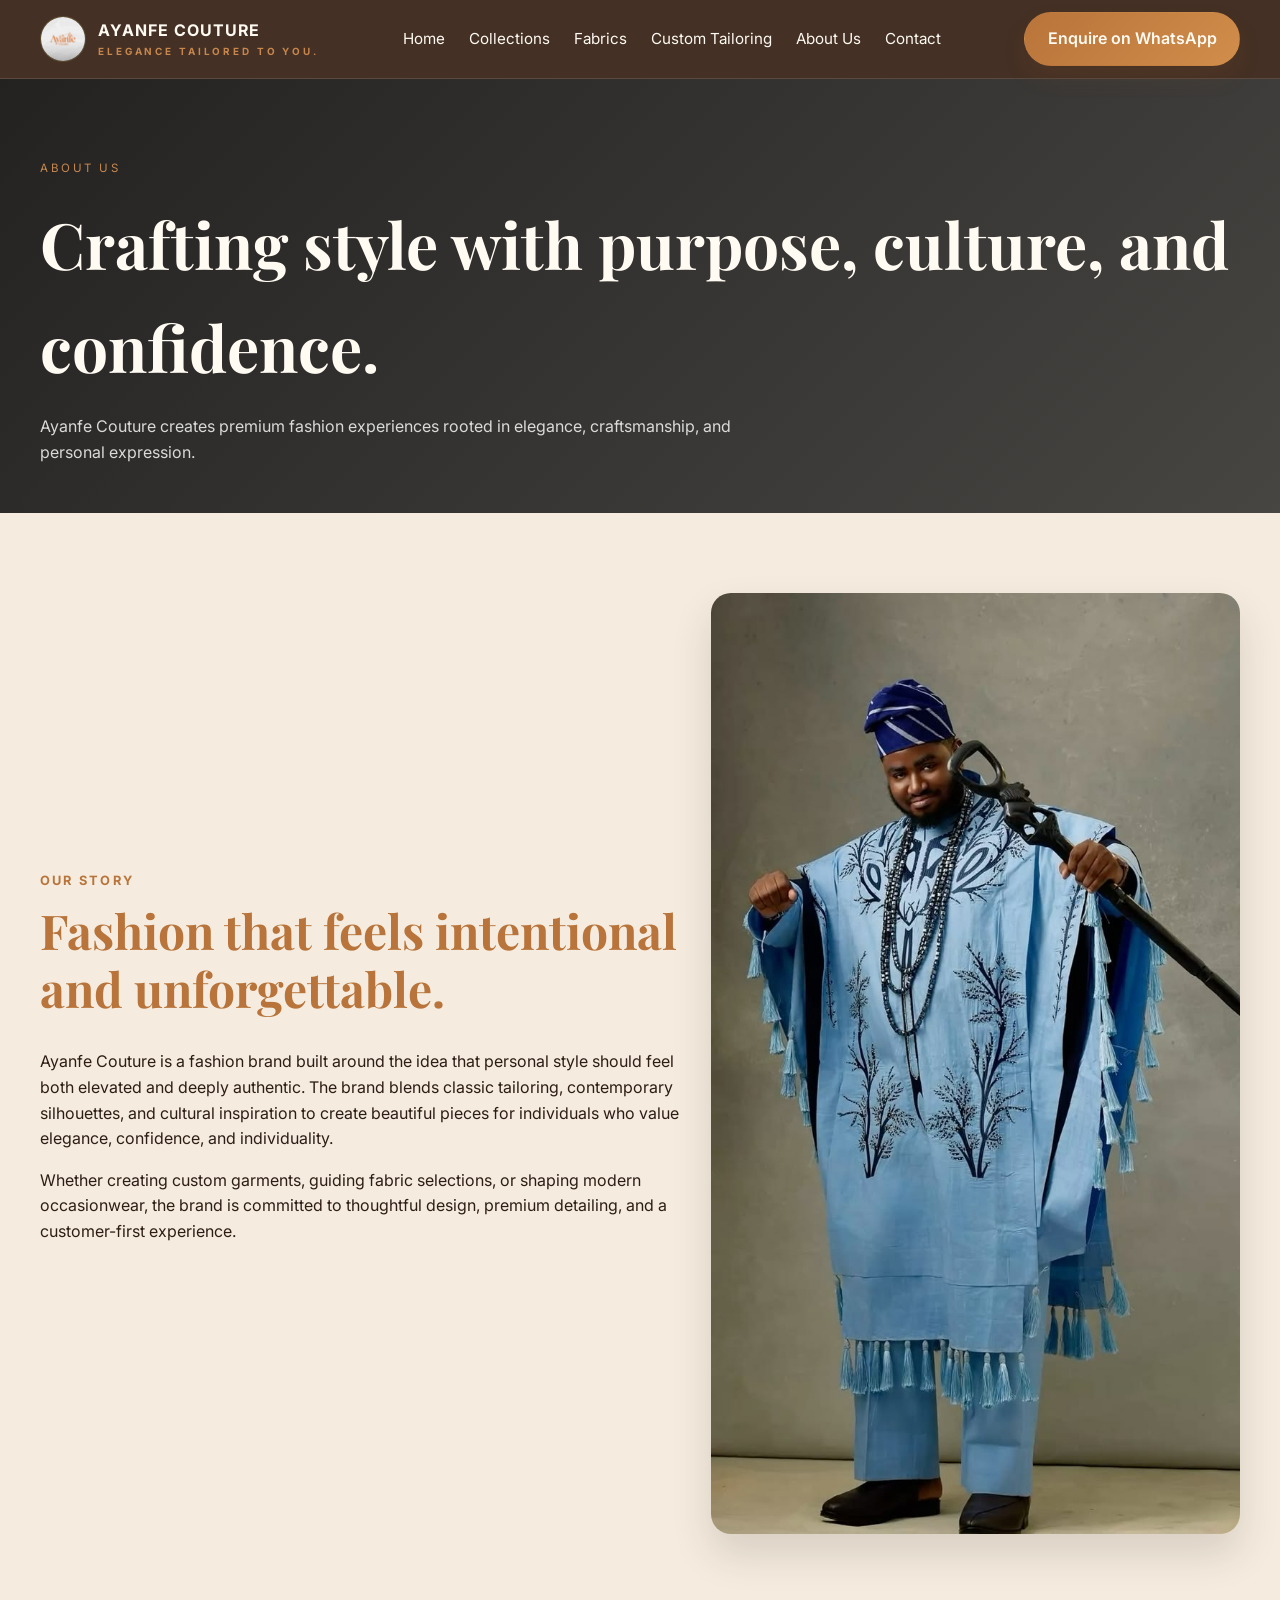
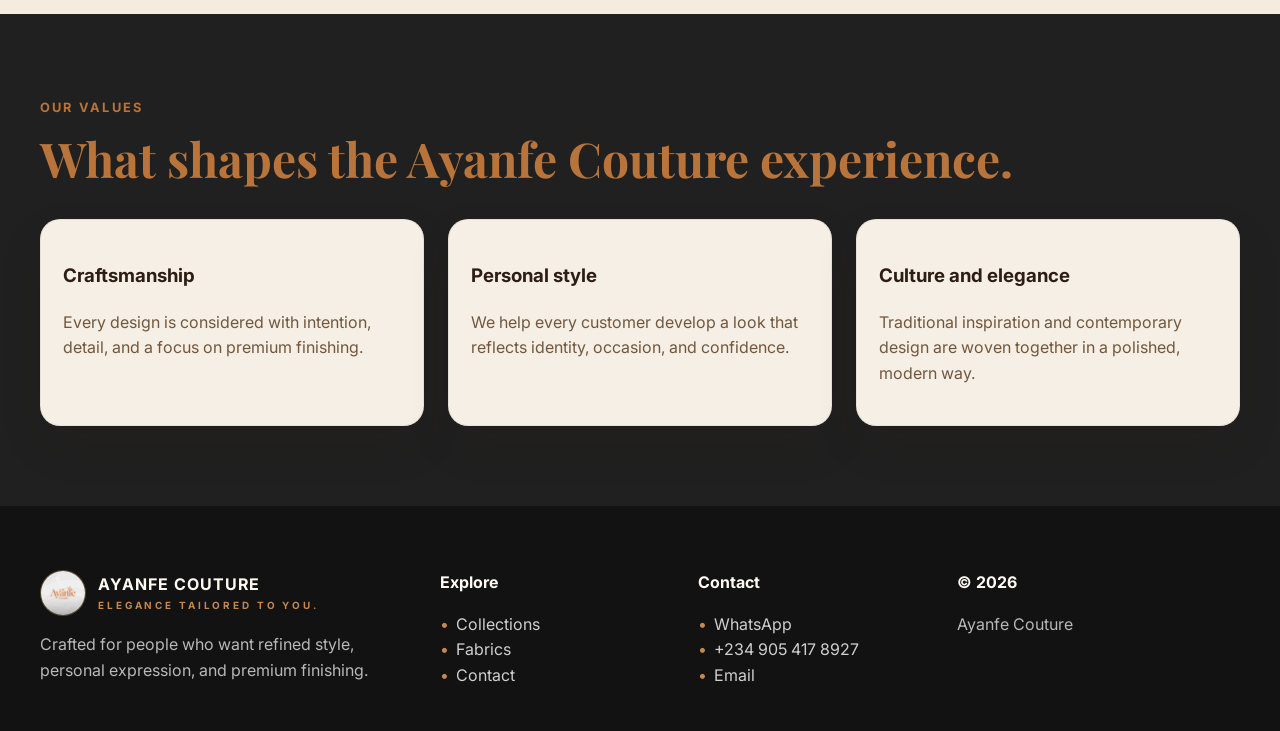
<file: about.html>
<!DOCTYPE html>
<html lang="en">
  <head>
    <meta charset="UTF-8" />
    <meta name="viewport" content="width=device-width, initial-scale=1.0" />
    <title>About Us | Ayanfe Couture</title>
    <meta name="description" content="Learn more about Ayanfe Couture, our design philosophy, and the craftsmanship behind each personalised fashion experience." />
    <link rel="preconnect" href="https://fonts.googleapis.com" />
    <link rel="preconnect" href="https://fonts.gstatic.com" crossorigin />
    <link href="https://fonts.googleapis.com/css2?family=Inter:wght@400;500;600;700;800&family=Playfair+Display:wght@600;700;800&display=swap" rel="stylesheet" />
    <link rel="stylesheet" href="assets/css/styles.css" />
  </head>
  <body>
    <header class="site-header">
      <div class="container navbar">
        <a href="index.html" class="brand" aria-label="Ayanfe Couture home">
          <img src="/images/WhatsApp Image 2026-11-08 at 8.06.57 AM.jpeg" alt="" class="brand-mark">
          <span class="brand-text">Ayanfe Couture<small>Elegance Tailored to You.</small></span>
        </a>
        <nav aria-label="Main navigation">
          <ul class="nav-links" data-nav-menu>
            <li><a href="index.html">Home</a></li>
            <li><a href="collections.html">Collections</a></li>
            <li><a href="fabrics.html">Fabrics</a></li>
            <li><a href="custom-tailoring.html">Custom Tailoring</a></li>
            <li><a href="about.html">About Us</a></li>
            <li><a href="contact.html">Contact</a></li>
          </ul>
        </nav>
        <div class="nav-actions">
          <a class="nav-cta" href="https://wa.me/2349054178927?text=Hello%20Ayanfe%20Couture%2C%20I%20visited%20your%20website%20and%20would%20love%20to%20learn%20more%20about%20your%20fashion%20collections%20and%20services.%20Please%20assist%20me%20with%20further%20information.%20Thank%20you." target="_blank" rel="noreferrer">Enquire on WhatsApp</a>
          <button class="btn btn-secondary mobile-toggle" type="button" data-nav-toggle aria-expanded="false" aria-label="Toggle navigation">Menu</button>
        </div>
      </div>
    </header>

    <main>
      <section class="page-banner">
        <div class="container">
          <div class="page-badge">About us</div>
          <h1>Crafting style with purpose, culture, and confidence.</h1>
          <p>Ayanfe Couture creates premium fashion experiences rooted in elegance, craftsmanship, and personal expression.</p>
        </div>
      </section>

      <section class="section">
        <div class="container intro-grid">
          <div>
            <div class="section-heading">
              <div class="eyebrow">Our story</div>
              <h2>Fashion that feels intentional and unforgettable.</h2>
            </div>
            <p>Ayanfe Couture is a fashion brand built around the idea that personal style should feel both elevated and deeply authentic. The brand blends classic tailoring, contemporary silhouettes, and cultural inspiration to create beautiful pieces for individuals who value elegance, confidence, and individuality.</p>
            <p>Whether creating custom garments, guiding fabric selections, or shaping modern occasionwear, the brand is committed to thoughtful design, premium detailing, and a customer-first experience.</p>
          </div>
          <div class="intro-visual">
            <img src="images/983895849858804749.jpg" alt="Model wearing luxury couture outfit" />
          </div>
        </div>
      </section>

      <section class="section" style="background: var(--cream);">
        <div class="container">
          <div class="section-heading">
            <div class="eyebrow">Our values</div>
            <h2>What shapes the Ayanfe Couture experience.</h2>
          </div>
          <div class="benefits-grid" style="grid-template-columns: repeat(3, minmax(0,1fr));">
            <article class="benefit-card">
              <h3>Craftsmanship</h3>
              <p>Every design is considered with intention, detail, and a focus on premium finishing.</p>
            </article>
            <article class="benefit-card">
              <h3>Personal style</h3>
              <p>We help every customer develop a look that reflects identity, occasion, and confidence.</p>
            </article>
            <article class="benefit-card">
              <h3>Culture and elegance</h3>
              <p>Traditional inspiration and contemporary design are woven together in a polished, modern way.</p>
            </article>
          </div>
        </div>
      </section>
    </main>

    <footer class="footer">
      <div class="container footer-grid">
        <div>
          <div class="brand" style="margin-bottom: 1rem;">
            <img src="/images/WhatsApp Image 2026-11-08 at 8.06.57 AM.jpeg" alt="" class="brand-mark">
            <span class="brand-text" style="color: var(--white);">Ayanfe Couture<small style="color: var(--gold);">Elegance Tailored to You.</small></span>
          </div>
          <p class="small-muted">Crafted for people who want refined style, personal expression, and premium finishing.</p>
        </div>
        <div>
          <h4>Explore</h4>
          <ul class="list-inline" style="display:block; list-style:none; padding:0; margin:0;">
            <li><a href="collections.html">Collections</a></li>
            <li><a href="fabrics.html">Fabrics</a></li>
            <li><a href="contact.html">Contact</a></li>
          </ul>
        </div>
        <div>
          <h4>Contact</h4>
          <ul class="list-inline" style="display:block; list-style:none; padding:0; margin:0;">
            <li><a href="https://wa.me/2349054178927" target="_blank" rel="noreferrer">WhatsApp</a></li>
            <li><a href="tel:+2349054178927">+234 905 417 8927</a></li>
            <li><a href="mailto:ayanfecouture01@gmail.com">Email</a></li>
          </ul>
        </div>
        <div>
          <h4>© <span data-current-year></span></h4>
          <p class="small-muted">Ayanfe Couture</p>
        </div>
      </div>
    </footer>

    <script src="assets/js/data.js"></script>
    <script src="assets/js/main.js"></script>
  </body>
</html>
</file>
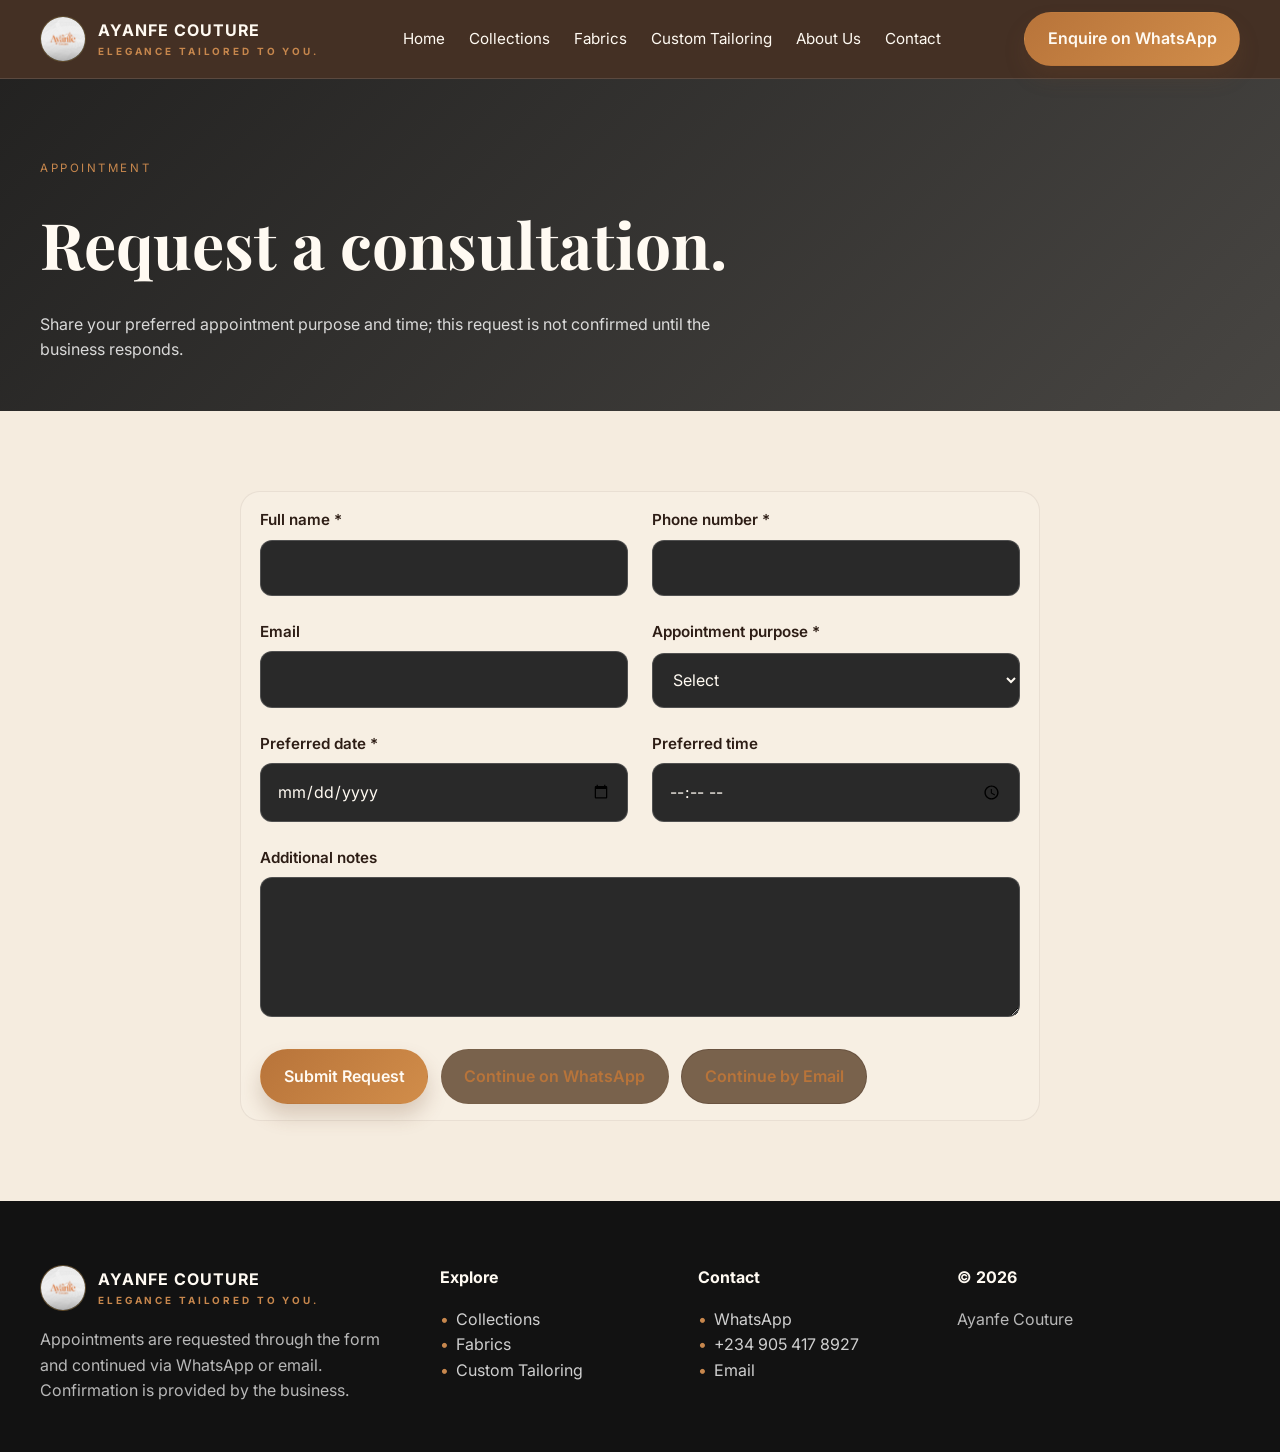
<file: appointment.html>
<!DOCTYPE html>
<html lang="en">
  <head>
    <meta charset="UTF-8" />
    <meta name="viewport" content="width=device-width, initial-scale=1.0" />
    <title>Appointment Request | Ayanfe Couture</title>
    <meta name="description" content="Book a consultation or appointment request with Ayanfe Couture for tailoring and style discussions." />
    <link rel="preconnect" href="https://fonts.googleapis.com" />
    <link rel="preconnect" href="https://fonts.gstatic.com" crossorigin />
    <link href="https://fonts.googleapis.com/css2?family=Inter:wght@400;500;600;700;800&family=Playfair+Display:wght@600;700;800&display=swap" rel="stylesheet" />
    <link rel="stylesheet" href="assets/css/styles.css" />
  </head>
  <body>
    <header class="site-header">
      <div class="container navbar">
        <a href="index.html" class="brand" aria-label="Ayanfe Couture home">
          <img src="/images/WhatsApp Image 2026-11-08 at 8.06.57 AM.jpeg" alt="" class="brand-mark">
          <span class="brand-text">Ayanfe Couture<small>Elegance Tailored to You.</small></span>
        </a>
        <nav aria-label="Main navigation">
          <ul class="nav-links" data-nav-menu>
            <li><a href="index.html">Home</a></li>
            <li><a href="collections.html">Collections</a></li>
            <li><a href="fabrics.html">Fabrics</a></li>
            <li><a href="custom-tailoring.html">Custom Tailoring</a></li>
            <li><a href="about.html">About Us</a></li>
            <li><a href="contact.html">Contact</a></li>
          </ul>
        </nav>
        <div class="nav-actions">
          <a class="nav-cta" href="https://wa.me/2349054178927?text=Hello%20Ayanfe%20Couture%2C%20I%20visited%20your%20website%20and%20would%20love%20to%20learn%20more%20about%20your%20fashion%20collections%20and%20services.%20Please%20assist%20me%20with%20further%20information.%20Thank%20you." target="_blank" rel="noreferrer">Enquire on WhatsApp</a>
          <button class="btn btn-secondary mobile-toggle" type="button" data-nav-toggle aria-expanded="false" aria-label="Toggle navigation">Menu</button>
        </div>
      </div>
    </header>

    <main>
      <section class="page-banner">
        <div class="container">
          <div class="page-badge">Appointment</div>
          <h1>Request a consultation.</h1>
          <p>Share your preferred appointment purpose and time; this request is not confirmed until the business responds.</p>
        </div>
      </section>

      <section class="section">
        <div class="container form-shell">
          <form data-appointment-form>
            <div class="form-grid">
              <div class="field">
                <label for="appointmentFullName">Full name *</label>
                <input id="appointmentFullName" name="fullName" type="text" required />
              </div>
              <div class="field">
                <label for="appointmentPhone">Phone number *</label>
                <input id="appointmentPhone" name="phone" type="tel" required />
              </div>
              <div class="field">
                <label for="appointmentEmail">Email</label>
                <input id="appointmentEmail" name="email" type="email" />
              </div>
              <div class="field">
                <label for="appointmentPurpose">Appointment purpose *</label>
                <select id="appointmentPurpose" name="appointmentPurpose" required>
                  <option value="">Select</option>
                  <option value="Custom tailoring consultation">Custom tailoring consultation</option>
                  <option value="Fabric selection consultation">Fabric selection consultation</option>
                  <option value="Style consultation">Style consultation</option>
                  <option value="Design discussion">Design discussion</option>
                </select>
              </div>
              <div class="field">
                <label for="preferredDate">Preferred date *</label>
                <input id="preferredDate" name="preferredDate" type="date" required />
              </div>
              <div class="field">
                <label for="preferredTime">Preferred time</label>
                <input id="preferredTime" name="preferredTime" type="time" />
              </div>
              <div class="field full">
                <label for="appointmentNotes">Additional notes</label>
                <textarea id="appointmentNotes" name="additionalNotes"></textarea>
              </div>
            </div>
            <div class="card-actions" style="margin-top: 1rem;">
              <button class="btn btn-primary" type="submit">Submit Request</button>
              <a class="btn btn-secondary" href="https://wa.me/2349054178927" target="_blank" rel="noreferrer" data-continue-whatsapp>Continue on WhatsApp</a>
              <a class="btn btn-outline" href="mailto:ayanfecouture01@gmail.com" data-continue-email>Continue by Email</a>
            </div>
            <div class="notice" aria-live="polite"></div>
          </form>
        </div>
      </section>
    </main>

    <footer class="footer">
      <div class="container footer-grid">
        <div>
          <div class="brand" style="margin-bottom: 1rem;">
           <img src="/images/WhatsApp Image 2026-11-08 at 8.06.57 AM.jpeg" alt="" class="brand-mark">
            <span class="brand-text" style="color: var(--white);">Ayanfe Couture<small style="color: var(--gold);">Elegance Tailored to You.</small></span>
          </div>
          <p class="small-muted">Appointments are requested through the form and continued via WhatsApp or email. Confirmation is provided by the business.</p>
        </div>
        <div>
          <h4>Explore</h4>
          <ul class="list-inline" style="display:block; list-style:none; padding:0; margin:0;">
            <li><a href="collections.html">Collections</a></li>
            <li><a href="fabrics.html">Fabrics</a></li>
            <li><a href="custom-tailoring.html">Custom Tailoring</a></li>
          </ul>
        </div>
        <div>
          <h4>Contact</h4>
          <ul class="list-inline" style="display:block; list-style:none; padding:0; margin:0;">
            <li><a href="https://wa.me/2349054178927" target="_blank" rel="noreferrer">WhatsApp</a></li>
            <li><a href="tel:+2349054178927">+234 905 417 8927</a></li>
            <li><a href="mailto:ayanfecouture01@gmail.com">Email</a></li>
          </ul>
        </div>
        <div>
          <h4>© <span data-current-year></span></h4>
          <p class="small-muted">Ayanfe Couture</p>
        </div>
      </div>
    </footer>

    <script src="assets/js/data.js"></script>
    <script src="assets/js/main.js"></script>
  </body>
</html>
</file>
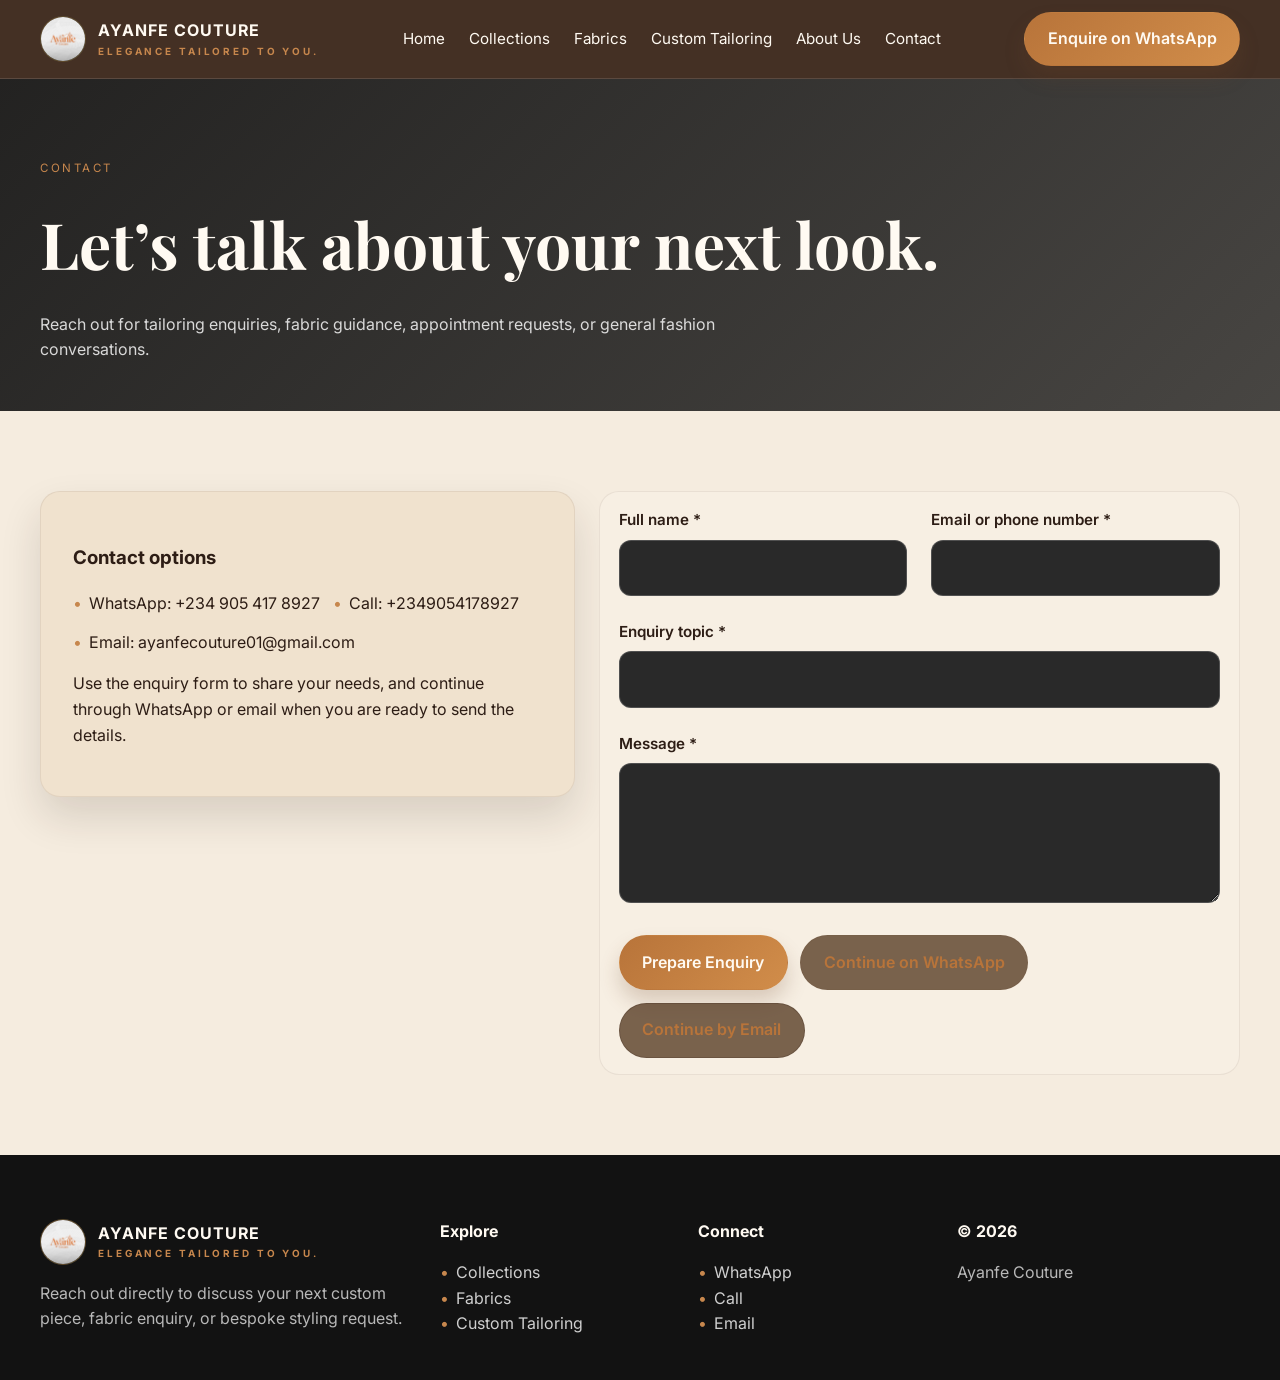
<file: contact.html>
<!DOCTYPE html>
<html lang="en">
  <head>
    <meta charset="UTF-8" />
    <meta name="viewport" content="width=device-width, initial-scale=1.0" />
    <title>Contact | Ayanfe Couture</title>
    <meta name="description" content="Contact Ayanfe Couture for custom tailoring, fabric enquiries, and fashion consultations." />
    <link rel="preconnect" href="https://fonts.googleapis.com" />
    <link rel="preconnect" href="https://fonts.gstatic.com" crossorigin />
    <link href="https://fonts.googleapis.com/css2?family=Inter:wght@400;500;600;700;800&family=Playfair+Display:wght@600;700;800&display=swap" rel="stylesheet" />
    <link rel="stylesheet" href="assets/css/styles.css" />
  </head>
  <body class="page-contact">
    <header class="site-header">
      <div class="container navbar">
        <a href="index.html" class="brand" aria-label="Ayanfe Couture home">
          <img src="/images/WhatsApp Image 2026-11-08 at 8.06.57 AM.jpeg" alt="" class="brand-mark">
          <span class="brand-text">Ayanfe Couture<small>Elegance Tailored to You.</small></span>
        </a>
        <nav aria-label="Main navigation">
          <ul class="nav-links" data-nav-menu>
            <li><a href="index.html">Home</a></li>
            <li><a href="collections.html">Collections</a></li>
            <li><a href="fabrics.html">Fabrics</a></li>
            <li><a href="custom-tailoring.html">Custom Tailoring</a></li>
            <li><a href="about.html">About Us</a></li>
            <li><a href="contact.html">Contact</a></li>
          </ul>
        </nav>
        <div class="nav-actions">
          <a class="nav-cta" href="https://wa.me/2349054178927?text=Hello%20Ayanfe%20Couture%2C%20I%20visited%20your%20website%20and%20would%20love%20to%20learn%20more%20about%20your%20fashion%20collections%20and%20services.%20Please%20assist%20me%20with%20further%20information.%20Thank%20you." target="_blank" rel="noreferrer">Enquire on WhatsApp</a>
          <button class="btn btn-secondary mobile-toggle" type="button" data-nav-toggle aria-expanded="false" aria-label="Toggle navigation">Menu</button>
        </div>
      </div>
    </header>

    <main>
      <section class="page-banner">
        <div class="container">
          <div class="page-badge">Contact</div>
          <h1>Let’s talk about your next look.</h1>
          <p>Reach out for tailoring enquiries, fabric guidance, appointment requests, or general fashion conversations.</p>
        </div>
      </section>

      <section class="section">
        <div class="container contact-grid" style="grid-template-columns: 1fr 1.2fr; align-items: start;">
          <div class="intro-panel">
            <h3>Contact options</h3>
            <ul class="list-inline">
              <li><a href="https://wa.me/2349054178927" target="_blank" rel="noreferrer">WhatsApp: +234 905 417 8927</a></li>
              <li><a href="tel:+2349054178927">Call: +2349054178927</a></li>
              <li><a href="mailto:ayanfecouture01@gmail.com">Email: ayanfecouture01@gmail.com</a></li>
            </ul>
            <p>Use the enquiry form to share your needs, and continue through WhatsApp or email when you are ready to send the details.</p>
          </div>
          <div class="form-shell">
            <form data-contact-form>
              <div class="form-grid">
                <div class="field">
                  <label for="contactFullName">Full name *</label>
                  <input id="contactFullName" name="fullName" type="text" required />
                </div>
                <div class="field">
                  <label for="emailOrPhone">Email or phone number *</label>
                  <input id="emailOrPhone" name="emailOrPhone" type="text" required />
                </div>
                <div class="field full">
                  <label for="enquiryTopic">Enquiry topic *</label>
                  <input id="enquiryTopic" name="enquiryTopic" type="text" required />
                </div>
                <div class="field full">
                  <label for="contactMessage">Message *</label>
                  <textarea id="contactMessage" name="message" required></textarea>
                </div>
              </div>
              <div class="card-actions" style="margin-top: 1rem;">
                <button class="btn btn-primary" type="submit">Prepare Enquiry</button>
                <a class="btn btn-secondary" href="https://wa.me/2349054178927" target="_blank" rel="noreferrer" data-continue-whatsapp>Continue on WhatsApp</a>
                <a class="btn btn-outline" href="mailto:ayanfecouture01@gmail.com" data-continue-email>Continue by Email</a>
              </div>
              <div class="notice" aria-live="polite"></div>
            </form>
          </div>
        </div>
      </section>
    </main>

    <footer class="footer">
      <div class="container footer-grid">
        <div>
          <div class="brand" style="margin-bottom: 1rem;">
            <img src="/images/WhatsApp Image 2026-11-08 at 8.06.57 AM.jpeg" alt="" class="brand-mark">
            <span class="brand-text" style="color: var(--white);">Ayanfe Couture<small style="color: var(--gold);">Elegance Tailored to You.</small></span>
          </div>
          <p class="small-muted">Reach out directly to discuss your next custom piece, fabric enquiry, or bespoke styling request.</p>
        </div>
        <div>
          <h4>Explore</h4>
          <ul class="list-inline" style="display:block; list-style:none; padding:0; margin:0;">
            <li><a href="collections.html">Collections</a></li>
            <li><a href="fabrics.html">Fabrics</a></li>
            <li><a href="custom-tailoring.html">Custom Tailoring</a></li>
          </ul>
        </div>
        <div>
          <h4>Connect</h4>
          <ul class="list-inline" style="display:block; list-style:none; padding:0; margin:0;">
            <li><a href="https://wa.me/2349054178927" target="_blank" rel="noreferrer">WhatsApp</a></li>
            <li><a href="tel:+2349054178927">Call</a></li>
            <li><a href="mailto:ayanfecouture01@gmail.com">Email</a></li>
          </ul>
        </div>
        <div>
          <h4>© <span data-current-year></span></h4>
          <p class="small-muted">Ayanfe Couture</p>
        </div>
      </div>
    </footer>

    <script src="assets/js/data.js"></script>
    <script src="assets/js/main.js"></script>
  </body>
</html>
</file>
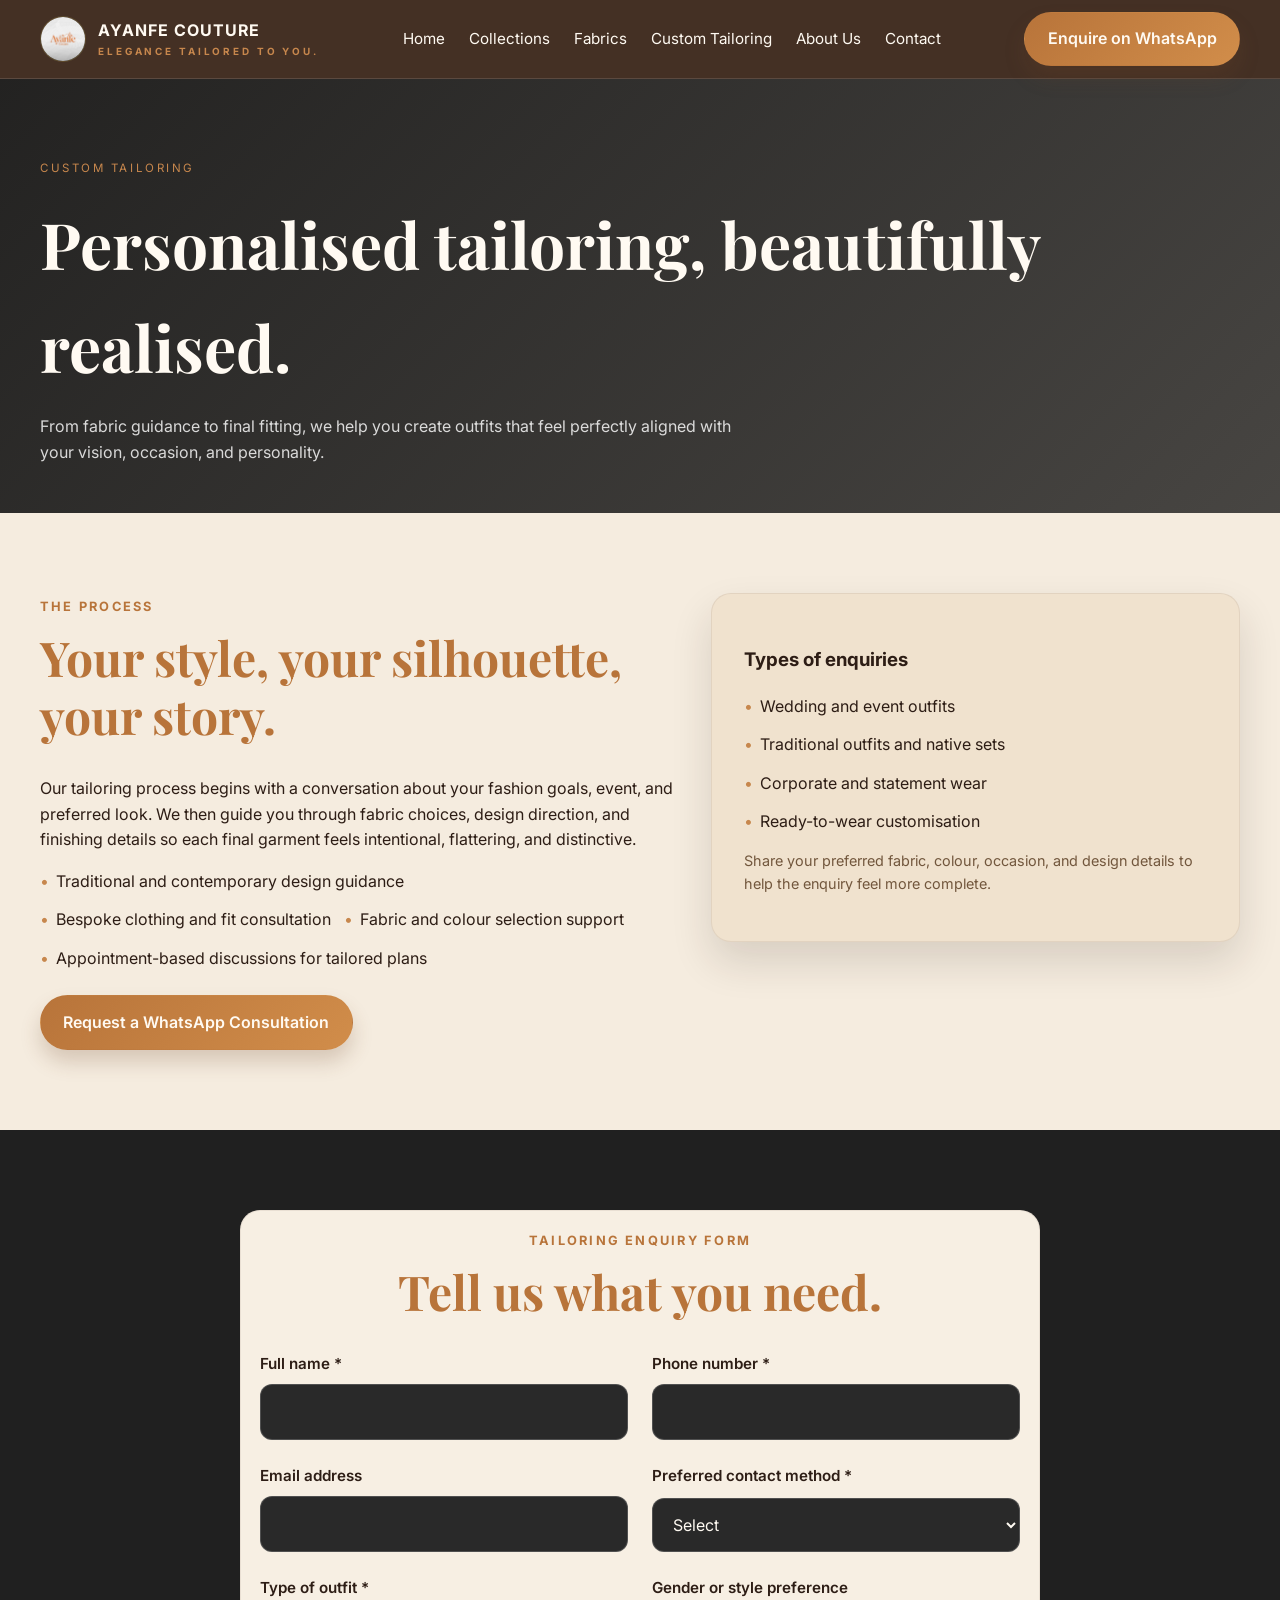
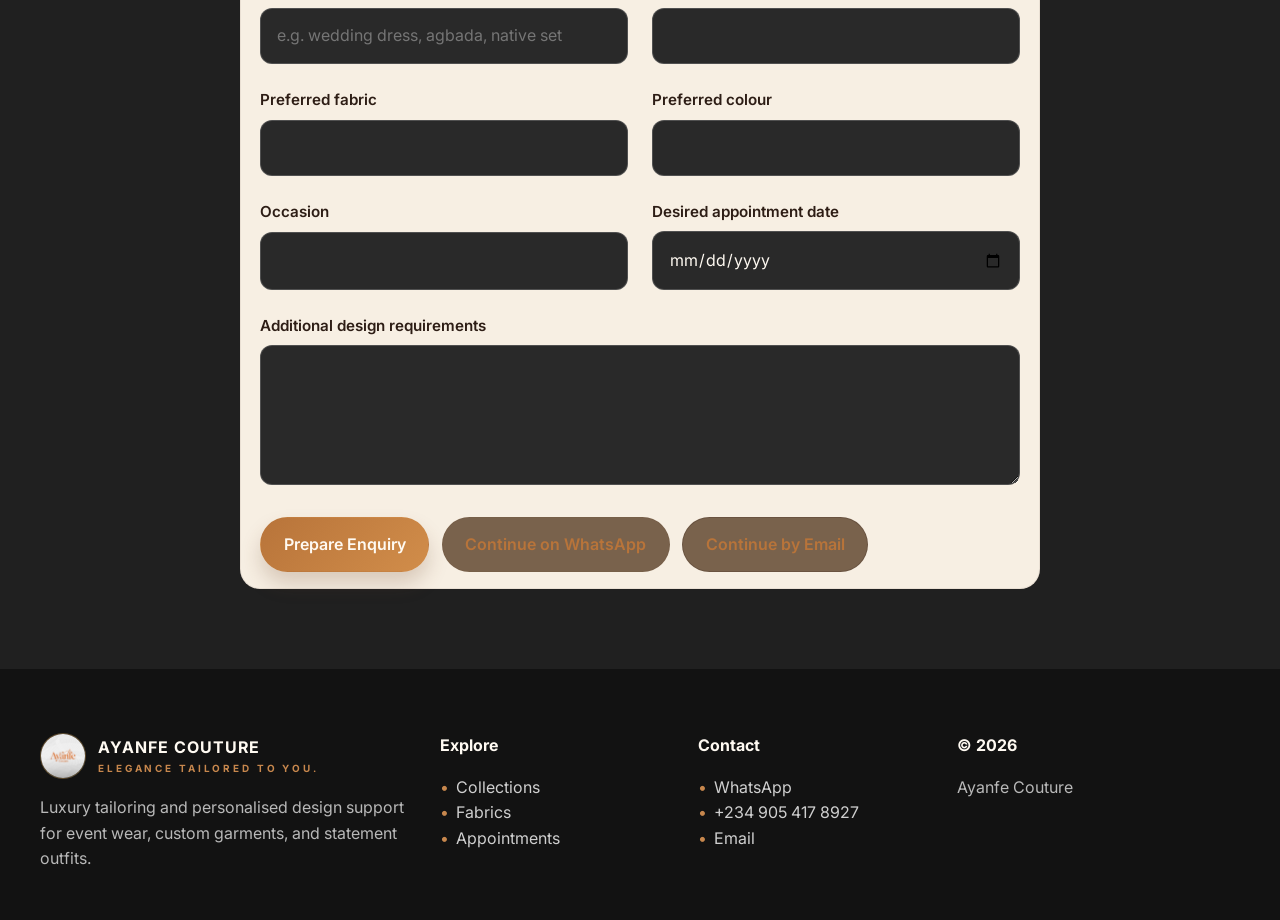
<file: custom-tailoring.html>
<!DOCTYPE html>
<html lang="en">
  <head>
    <meta charset="UTF-8" />
    <meta name="viewport" content="width=device-width, initial-scale=1.0" />
    <title>Custom Tailoring | Ayanfe Couture</title>
    <meta name="description" content="Request bespoke tailoring, styling consultations, and custom fashion services with Ayanfe Couture." />
    <link rel="preconnect" href="https://fonts.googleapis.com" />
    <link rel="preconnect" href="https://fonts.gstatic.com" crossorigin />
    <link href="https://fonts.googleapis.com/css2?family=Inter:wght@400;500;600;700;800&family=Playfair+Display:wght@600;700;800&display=swap" rel="stylesheet" />
    <link rel="stylesheet" href="assets/css/styles.css" />
  </head>
  <body class="page-custom-tailoring">
    <header class="site-header">
      <div class="container navbar">
        <a href="index.html" class="brand" aria-label="Ayanfe Couture home">
         <img src="/images/WhatsApp Image 2026-11-08 at 8.06.57 AM.jpeg" alt="" class="brand-mark">
          <span class="brand-text">Ayanfe Couture<small>Elegance Tailored to You.</small></span>
        </a>
        <nav aria-label="Main navigation">
          <ul class="nav-links" data-nav-menu>
            <li><a href="index.html">Home</a></li>
            <li><a href="collections.html">Collections</a></li>
            <li><a href="fabrics.html">Fabrics</a></li>
            <li><a href="custom-tailoring.html">Custom Tailoring</a></li>
            <li><a href="about.html">About Us</a></li>
            <li><a href="contact.html">Contact</a></li>
          </ul>
        </nav>
        <div class="nav-actions">
          <a class="nav-cta" href="https://wa.me/2349054178927?text=Hello%20Ayanfe%20Couture%2C%20I%20visited%20your%20website%20and%20would%20love%20to%20learn%20more%20about%20your%20fashion%20collections%20and%20services.%20Please%20assist%20me%20with%20further%20information.%20Thank%20you." target="_blank" rel="noreferrer">Enquire on WhatsApp</a>
          <button class="btn btn-secondary mobile-toggle" type="button" data-nav-toggle aria-expanded="false" aria-label="Toggle navigation">Menu</button>
        </div>
      </div>
    </header>

    <main>
      <section class="page-banner">
        <div class="container">
          <div class="page-badge">Custom Tailoring</div>
          <h1>Personalised tailoring, beautifully realised.</h1>
          <p>From fabric guidance to final fitting, we help you create outfits that feel perfectly aligned with your vision, occasion, and personality.</p>
        </div>
      </section>

      <section class="section">
        <div class="container split-grid" style="grid-template-columns: 1.1fr .9fr; align-items: start;">
          <div>
            <div class="section-heading">
              <div class="eyebrow">The process</div>
              <h2>Your style, your silhouette, your story.</h2>
            </div>
            <p>Our tailoring process begins with a conversation about your fashion goals, event, and preferred look. We then guide you through fabric choices, design direction, and finishing details so each final garment feels intentional, flattering, and distinctive.</p>
            <ul class="list-inline">
              <li>Traditional and contemporary design guidance</li>
              <li>Bespoke clothing and fit consultation</li>
              <li>Fabric and colour selection support</li>
              <li>Appointment-based discussions for tailored plans</li>
            </ul>
            <div style="margin-top: 1.5rem;">
              <a class="btn btn-primary" href="https://wa.me/2349054178927?text=Hello%20Ayanfe%20Couture%2C%20I%20would%20like%20to%20request%20a%20custom%20tailoring%20consultation.%20Please%20assist%20me%20with%20more%20information." target="_blank" rel="noreferrer">Request a WhatsApp Consultation</a>
            </div>
          </div>
          <div class="intro-panel">
            <h3>Types of enquiries</h3>
            <ul class="list-inline">
              <li>Wedding and event outfits</li>
              <li>Traditional outfits and native sets</li>
              <li>Corporate and statement wear</li>
              <li>Ready-to-wear customisation</li>
            </ul>
            <p class="form-note">Share your preferred fabric, colour, occasion, and design details to help the enquiry feel more complete.</p>
          </div>
        </div>
      </section>

      <section class="section" style="background: var(--cream);">
        <div class="container form-shell">
          <div class="section-heading" style="text-align: center;">
            <div class="eyebrow">Tailoring enquiry form</div>
            <h2>Tell us what you need.</h2>
          </div>
          <form data-tailoring-form>
            <div class="form-grid">
              <div class="field">
                <label for="fullName">Full name *</label>
                <input id="fullName" name="fullName" type="text" required />
              </div>
              <div class="field">
                <label for="phone">Phone number *</label>
                <input id="phone" name="phone" type="tel" required />
              </div>
              <div class="field">
                <label for="email">Email address</label>
                <input id="email" name="email" type="email" />
              </div>
              <div class="field">
                <label for="preferredContactMethod">Preferred contact method *</label>
                <select id="preferredContactMethod" name="preferredContactMethod" required>
                  <option value="">Select</option>
                  <option value="WhatsApp">WhatsApp</option>
                  <option value="Phone call">Phone call</option>
                  <option value="Email">Email</option>
                </select>
              </div>
              <div class="field">
                <label for="outfitType">Type of outfit *</label>
                <input id="outfitType" name="outfitType" type="text" placeholder="e.g. wedding dress, agbada, native set" required />
              </div>
              <div class="field">
                <label for="stylePreference">Gender or style preference</label>
                <input id="stylePreference" name="stylePreference" type="text" />
              </div>
              <div class="field">
                <label for="preferredFabric">Preferred fabric</label>
                <input id="preferredFabric" name="preferredFabric" type="text" />
              </div>
              <div class="field">
                <label for="preferredColour">Preferred colour</label>
                <input id="preferredColour" name="preferredColour" type="text" />
              </div>
              <div class="field">
                <label for="occasion">Occasion</label>
                <input id="occasion" name="occasion" type="text" />
              </div>
              <div class="field">
                <label for="appointmentDate">Desired appointment date</label>
                <input id="appointmentDate" name="appointmentDate" type="date" />
              </div>
              <div class="field full">
                <label for="additionalRequirements">Additional design requirements</label>
                <textarea id="additionalRequirements" name="additionalRequirements"></textarea>
              </div>
            </div>
            <div class="card-actions" style="margin-top: 1rem;">
              <button class="btn btn-primary" type="submit">Prepare Enquiry</button>
              <a class="btn btn-secondary" href="https://wa.me/2349054178927" target="_blank" rel="noreferrer" data-continue-whatsapp>Continue on WhatsApp</a>
              <a class="btn btn-outline" href="mailto:ayanfecouture01@gmail.com" data-continue-email>Continue by Email</a>
            </div>
            <div class="notice" aria-live="polite"></div>
          </form>
        </div>
      </section>
    </main>

    <footer class="footer">
      <div class="container footer-grid">
        <div>
          <div class="brand" style="margin-bottom: 1rem;">
           <img src="/images/WhatsApp Image 2026-11-08 at 8.06.57 AM.jpeg" alt="" class="brand-mark">
            <span class="brand-text" style="color: var(--white);">Ayanfe Couture<small style="color: var(--gold);">Elegance Tailored to You.</small></span>
          </div>
          <p class="small-muted">Luxury tailoring and personalised design support for event wear, custom garments, and statement outfits.</p>
        </div>
        <div>
          <h4>Explore</h4>
          <ul class="list-inline" style="display:block; list-style:none; padding:0; margin:0;">
            <li><a href="collections.html">Collections</a></li>
            <li><a href="fabrics.html">Fabrics</a></li>
            <li><a href="appointment.html">Appointments</a></li>
          </ul>
        </div>
        <div>
          <h4>Contact</h4>
          <ul class="list-inline" style="display:block; list-style:none; padding:0; margin:0;">
            <li><a href="https://wa.me/2349054178927" target="_blank" rel="noreferrer">WhatsApp</a></li>
            <li><a href="tel:+2349054178927">+234 905 417 8927</a></li>
            <li><a href="mailto:ayanfecouture01@gmail.com">Email</a></li>
          </ul>
        </div>
        <div>
          <h4>© <span data-current-year></span></h4>
          <p class="small-muted">Ayanfe Couture</p>
        </div>
      </div>
    </footer>

    <script src="assets/js/data.js"></script>
    <script src="assets/js/main.js"></script>
  </body>
</html>
</file>
<file: assets/css/styles.css>
:root {
  --black: #2c1b12;
  --white: #fffaf2;
  --charcoal: #3b261a;
  --gold: #c7874d;
  --caramel: #b8743a;
  --cream: #f5ecdf;
  --beige: #eadcc4;
  --soft-grey: #efe0cb;
  --muted: #72573d;
  --brown-deep: #2d1d15;
  --brown-dark: #3d281d;
  --panel: #f0e2ce;
  --shadow: 0 20px 40px rgba(43, 28, 21, 0.14);
  --radius: 20px;
  --container: 1200px;
}

* { box-sizing: border-box; }
html { scroll-behavior: smooth; }
body {
  margin: 0;
  font-family: 'Inter', Arial, sans-serif;
  background: var(--cream);
  color: var(--brown-deep);
  line-height: 1.6;
  overflow-x: hidden;
}
img { max-width: 100%; display: block; }
a { color: inherit; text-decoration: none; }
button, input, select, textarea { font: inherit; }
.container { width: min(var(--container), calc(100% - 2rem)); margin: 0 auto; }
.section { padding: 5rem 0; }
.section-heading { margin-bottom: 2rem; }
.section-heading .eyebrow {
  display: inline-block; margin-bottom: .7rem; font-size: .8rem; letter-spacing: .14rem; text-transform: uppercase; color: var(--caramel); font-weight: 700;
}
.section-heading h2 {
  font-family: 'Playfair Display', Georgia, serif; font-size: clamp(2rem, 4vw, 3rem); margin: 0 0 .8rem; line-height: 1.2; color: #b8743a;
}
.section-heading p { margin: 0; color: var(--muted); max-width: 700px; }
.site-header {
  position: sticky; top: 0; z-index: 40; background: rgba(61,40,29,.96); color: var(--white); backdrop-filter: blur(8px); border-bottom: 1px solid rgba(255,255,255,.12);
}
.navbar { position: relative; display: flex; align-items: center; justify-content: space-between; gap: 1rem; min-height: 78px; }
.nav-actions { display: flex; align-items: center; gap: .65rem; }
.brand { display: flex; align-items: center; gap: 12px; }
.brand-mark {
  width: 46px; height: 46px; border-radius: 50%; background: linear-gradient(135deg, var(--black), #202020); color: var(--white); display: grid; place-items: center; font-family: 'Playfair Display', serif; font-weight: 700; border: 1px solid rgba(197,162,83,.35);
}
.brand-text { font-weight: 700; letter-spacing: .06rem; text-transform: uppercase; }
.brand-text small { display: block; color: var(--gold); font-size: .62rem; letter-spacing: .18rem; }
.nav-links {
  display: flex; align-items: center; gap: 1.5rem; list-style: none; margin: 0; padding: 0; font-size: .95rem;
}
.nav-links a { position: relative; color: var(--white); transition: color .2s ease; }
.nav-links a::after {
  content: ''; position: absolute; left: 0; bottom: -8px; width: 100%; height: 2px; background: var(--gold); transform: scaleX(0); transform-origin: center; transition: transform .2s ease;
}
.nav-links a:hover::after, .nav-links a:focus-visible::after { transform: scaleX(1); }
.nav-cta, .btn, .btn-secondary, .btn-outline {
  display: inline-flex; align-items: center; justify-content: center; gap: .55rem; min-height: 48px; padding: .85rem 1.4rem; border-radius: 999px; border: 1px solid transparent; font-weight: 600; transition: transform .2s ease, box-shadow .2s ease, border-color .2s ease, background .2s ease;
}
.nav-cta, .btn-primary { background: linear-gradient(135deg, var(--caramel), #d18d4a); color: var(--white); box-shadow: 0 12px 20px rgba(110, 67, 39, 0.22); }
.nav-cta { animation: cta-glow 2.8s ease-in-out infinite; }
.nav-cta:hover, .btn:hover, .btn-primary:hover { transform: translateY(-1px); }
.btn-secondary { background: rgba(74, 45, 20, 0.724); border-color: rgba(114,87,61,.2); color: #b8743a; }
.btn-outline { background: rgba(74,45,20,0.724); border-color: rgba(61,40,29,.25); color: #b8743a; }
.btn-link { background: transparent; border-color: transparent; padding-left: 0; padding-right: 0; }
.mobile-toggle { display: none; }
.hero {
  position: relative; color: var(--white); min-height: 760px; display: grid; align-items: center;
  background-image: url(/images/745627282101698014.jpg);
}
.hero-inner { display: grid; grid-template-columns: 1.2fr .8fr; gap: 2rem; align-items: center; min-height: 760px; }
.hero-copy { max-width: 680px; }
.hero-kicker { font-size: .8rem; letter-spacing: .18rem; text-transform: uppercase; color: #f0d5a8; }
.hero h1 {
  font-family: 'Playfair Display', Georgia, serif; font-size: clamp(3rem, 6vw, 6rem); line-height: .95; margin: .6rem 0 1.2rem; letter-spacing: -.03rem; color: var(--white);
}
.hero p { font-size: 1.15rem; color: rgba(255,255,255,.9); max-width: 630px; margin-bottom: 2rem; }
.hero-actions { display: flex; flex-wrap: wrap; gap: 1rem; }
.hero-card {
  display: grid; gap: 1rem; background: rgba(255,255,255,.08); border: 1px solid rgba(255,255,255,.18); border-radius: var(--radius); padding: 1.5rem; backdrop-filter: blur(8px);
}
.hero-card img { border-radius: 18px; width: 100%; height: 380px; object-fit: cover; }
.hero-stats { display: grid; grid-template-columns: repeat(3, minmax(0,1fr)); gap: 1rem; }
.stat-box { background: rgba(255,255,255,.05); padding: 1rem; border-radius: 12px; border: 1px solid rgba(255,255,255,.12); color: var(--white); }
.stat-box strong { display: block; font-size: 1.35rem; }
.intro-grid, .feature-grid, .benefits-grid, .services-grid, .testimonial-grid, .split-grid, .content-grid, .form-grid, .cta-grid, .insight-grid, .contact-grid { display: grid; gap: 1.5rem; }
.intro-grid { grid-template-columns: 1.1fr .9fr; align-items: center; }
.intro-panel { background: var(--panel); border: 1px solid rgba(61,40,29,.08); border-radius: var(--radius); padding: 2rem; box-shadow: var(--shadow); color: var(--brown-deep); }
.intro-visual img { border-radius: var(--radius); height: 100%; min-height: 420px; object-fit: cover; box-shadow: var(--shadow); }
.feature-grid { grid-template-columns: repeat(5, minmax(0,1fr)); }
.feature-card, .service-card, .benefit-card, .testimonial-card, .shop-card, .fabric-card, .insight-card {
  background: #f6efe5; color: var(--brown-deep); border: 1px solid rgba(61,40,29,.08); border-radius: var(--radius); overflow: hidden; box-shadow: var(--shadow); transition: transform .2s ease, box-shadow .2s ease;
}
.feature-card:hover, .service-card:hover, .benefit-card:hover, .testimonial-card:hover, .shop-card:hover, .fabric-card:hover, .insight-card:hover { transform: translateY(-4px); }
.feature-card img { height: 240px; width: 100%; object-fit: cover; }
.feature-card-body { padding: 1.5rem; }
.feature-card h3 { margin: 0 0 .5rem; font-size: 1.15rem; color: var(--brown-deep); }
.feature-card p, .service-card p, .benefit-card p, .testimonial-card p, .shop-card p, .fabric-card p { margin: 0 0 1rem; color: var(--muted); }
.feature-card a { color: var(--caramel); font-weight: 700; }
.fabric-layout { display: grid; grid-template-columns: 1.1fr .9fr; gap: 2rem; }
.filter-bar, .specials-bar, .form-shell { background: #f7efe3; color: var(--brown-deep); border-radius: var(--radius); padding: 1rem 1.2rem; border: 1px solid rgba(61,40,29,.08); }
.filter-bar { display: flex; flex-wrap: wrap; gap: .8rem; align-items: center; margin-bottom: 1.5rem; }
.filter-btn, .category-chip {
  border: 1px solid rgba(61,40,29,.15); background: #f1e2c9; color: var(--brown-deep); border-radius: 999px; padding: .7rem 1rem; cursor: pointer; transition: all .2s ease;
}
.filter-btn.active, .category-chip.active { background: linear-gradient(135deg, var(--caramel), #d18d4a); color: var(--white); border-color: var(--caramel); }
.gallery-grid { display: grid; grid-template-columns: repeat(3, minmax(0,1fr)); gap: 1.5rem; margin-top: 20px;}
.shop-card img, .fabric-card img { width: 100%; height: 280px; object-fit: cover; }
.card-body { padding: 1.2rem 1.2rem 1.4rem; }
.card-body h3 { margin: 0 0 .45rem; font-size: 1.3rem; color: var(--brown-deep); }
.meta { display: flex; justify-content: space-between; align-items: center; gap: 1rem; font-size: .8rem; color: var(--muted); margin-bottom: .8rem; }
.shop-card .meta, .fabric-card .meta { color: var(--muted); }
.price { font-weight: 700; color: var(--caramel); }
.card-actions { display: flex; flex-wrap: wrap; gap: .8rem; margin-top: 1rem; }
.service-card { padding: 1.4rem; }
.service-card .icon { width: 52px; height: 52px; border-radius: 16px; background: rgba(184,116,58,.14); display: grid; place-items: center; font-size: 1.5rem; margin-bottom: .8rem; }
.benefit-card { padding: 1.4rem; }
.icon-badge {
  width: 44px; height: 44px; display: grid; place-items: center; border-radius: 50%; background: rgba(197,162,83,.12); color: var(--gold); font-weight: 700; margin-bottom: 1rem; border: 1px solid rgba(197,162,83,.18);
}
.testimonial-grid { grid-template-columns: repeat(3, minmax(0,1fr)); }
.testimonial-card { padding: 1.4rem; }
.testimonial-card .quote { font-size: 1.1rem; margin: 0 0 .8rem; }
.person { display: flex; align-items: center; gap: .8rem; }
.person .avatar { width: 40px; height: 40px; border-radius: 50%; display: grid; place-items: center; background: rgba(197,162,83,.15); font-weight: 700; }
.cta-card { background: linear-gradient(135deg, #171717, #1f1f1f); color: var(--white); border-radius: 32px; padding: 3rem 2rem; }
.cta-grid { grid-template-columns: 1.2fr auto; align-items: center; }
.footer { background: #121212; color: rgba(255,255,255,.8); padding: 4rem 0 2rem; }
.footer-grid { display: grid; grid-template-columns: 1.3fr .8fr .8fr 1fr; gap: 2rem; }
.footer a { color: rgba(255,255,255,.8); }
.footer h4 { color: var(--white); margin: 0 0 1rem; font-size: 1rem; }
.small-muted { color: rgba(255,255,255,.7); }
.form-shell { max-width: 800px; margin: 0 auto; }
form { display: grid; gap: 1rem; }
.form-grid { grid-template-columns: repeat(2, minmax(0,1fr)); }
.field { display: grid; gap: .45rem; }
.field.full { grid-column: 1 / -1; }
label { font-weight: 600; font-size: .95rem; }
input, select, textarea {
  width: 100%; border: 1px solid rgba(255,255,255,.18); border-radius: 12px; padding: .9rem 1rem; background: #292929; color: var(--white);
}
textarea { min-height: 140px; resize: vertical; }
input:focus, select:focus, textarea:focus { outline: 2px solid rgba(197,162,83,.35); border-color: rgba(197,162,83,.4); }
.form-note { color: var(--muted); font-size: .9rem; }
.notice { display: none; margin-top: 1rem; padding: .9rem 1rem; border-radius: 12px; }
.notice.success { display: block; background: rgba(31, 173, 124, .08); color: #0c5d42; border: 1px solid rgba(31,173,124,.2); }
.notice.error { display: block; background: rgba(210,75,75,.08); color: #8f2d23; border: 1px solid rgba(210,75,75,.25); }
.hero-panel, .page-banner {
  background: linear-gradient(135deg, rgba(17,17,17,.92), rgba(17,17,17,.76)); color: var(--white); position: relative; overflow: hidden;
}
.page-banner { padding: 5rem 0 3rem; }
.page-banner .container { display: grid; gap: 1rem; }
.page-banner h1 { font-family: 'Playfair Display', Georgia, serif; font-size: clamp(2.5rem, 5vw, 4rem); margin: 0; }
.page-banner p { margin: 0; color: rgba(255,255,255,.82); max-width: 720px; }
.page-banner .page-badge { font-size: .72rem; letter-spacing: .16rem; text-transform: uppercase; color: var(--gold); }
.gallery-toolbar { display: flex; justify-content: space-between; gap: 1rem; align-items: center; flex-wrap: wrap; }
.search-box { width: min(320px, 100%); }
.search-box input { background: #292929; color: var(--white); }
.filter-group { display: flex; flex-wrap: wrap; gap: .7rem; }
.modal {
  position: fixed; inset: 0; background: rgba(17,17,17,.68); display: none; place-items: center; z-index: 80; padding: 1rem;
}
.modal.open { display: grid; }
.modal-panel {
  width: min(900px, 100%); background: #222222; color: var(--white); border: 1px solid rgba(255,255,255,.12); border-radius: 28px; overflow: hidden; box-shadow: var(--shadow); position: relative;
}
.modal-media { position: relative; }
.modal-media img { width: 100%; height: 440px; object-fit: cover; }
.modal-content { padding: 1.5rem 1.5rem 2rem; }
.modal-content h3 { margin: 0 0 .4rem; font-size: clamp(1.7rem,3vw,2.4rem); }
.modal-meta { display: flex; flex-wrap: wrap; gap: 1rem; color: var(--muted); font-size: .9rem; }
.modal-actions { display: flex; flex-wrap: wrap; gap: .8rem; margin-top: 1rem; }
.modal-close { position: absolute; right: 1rem; top: 1rem; z-index: 2; border: 1px solid rgba(255,255,255,.24); color: var(--white); background: #222222; width: 42px; height: 42px; border-radius: 50%; cursor: pointer; }
.gallery-nav { position: absolute; inset: auto 1rem 1rem auto; display: flex; gap: .6rem; }
.gallery-nav button { width: 42px; height: 42px; border: 1px solid rgba(255,255,255,.24); color: var(--white); border-radius: 50%; background: #222222; cursor: pointer; }
.list-inline { display: flex; flex-wrap: wrap; gap: .8rem; list-style: none; margin: 0; padding: 0; }
.list-inline li { position: relative; padding-left: 1rem; }
.list-inline li::before { content: '•'; position: absolute; left: 0; color: var(--gold); }
.hidden { display: none !important; }

/* The charcoal page surface replaces the light section backgrounds in the markup. */
.section[style*="background: var(--cream)"] { background: #202020 !important; }
.section[style*="background: var(--cream)"] .section-heading p { color: var(--muted); }
.mobile-whatsapp-cta { display: none; }
@keyframes cta-glow {
  0%, 100% { box-shadow: 0 12px 20px rgba(197,162,83,.18); }
  50% { box-shadow: 0 12px 28px rgba(197,162,83,.38); }
}
@keyframes rise-in {
  from { opacity: 0; transform: translateY(18px); }
  to { opacity: 1; transform: translateY(0); }
}
.hero-copy { animation: rise-in .75s ease-out both; }
.hero-card { animation: rise-in .9s .12s ease-out both; }

@media (max-width: 1100px) {
  .nav-links {
    position: absolute; top: calc(100% + 8px); right: 0; z-index: 45; display: none; flex-direction: column; align-items: stretch; gap: 0;
    width: min(360px, calc(100vw - 2rem)); padding: .7rem; background: #222222; border: 1px solid rgba(255,255,255,.12); box-shadow: var(--shadow); border-radius: 18px;
  }
  .nav-links.open { display: flex; }
  .nav-links a { display: block; padding: .8rem; border-radius: 10px; }
  .nav-links a:hover { background: rgba(255,255,255,.08); }
  .nav-links a::after { display: none; }
  .mobile-toggle { display: inline-flex; color: var(--white); border-color: rgba(255,255,255,.28); }
  .site-header .nav-cta { display: none; }
  .mobile-whatsapp-cta {
   position: fixed; z-index: 70; right: 1rem; bottom: max(.75rem, env(safe-area-inset-bottom)); display: flex; align-items: center; justify-content: center;
    min-height: 52px; padding: .8rem 1.25rem; border: 1px solid rgba(255,255,255,.15); border-radius: 999px; background: var(--gold); color: var(--black);
    font-weight: 700; text-align: center; box-shadow: 0 12px 30px rgba(0,0,0,.38); animation: rise-in .45s ease-out both;
  }
  body { padding-bottom: 76px; }
  .hero-inner, .intro-grid, .fabric-layout, .cta-grid, .footer-grid { grid-template-columns: 1fr; }
  .hero-inner { padding-top: 3.5rem; padding-bottom: 3.5rem; }
  .hero-card { max-width: 620px; }
  .feature-grid { grid-template-columns: repeat(2, minmax(0,1fr)); }
  .gallery-grid { grid-template-columns: repeat(2, minmax(0,1fr)); }
  .services-grid, .benefits-grid, .testimonial-grid { grid-template-columns: repeat(2, minmax(0,1fr)) !important; }
}

@media (max-width: 760px) {
  .container { width: min(var(--container), calc(100% - 1.25rem)); }
  .navbar { min-height: 70px; gap: .5rem; }
  .brand { gap: .55rem; min-width: 0; }
  .brand-mark { width: 40px; height: 40px; flex: 0 0 auto; }
  .brand-text { font-size: .82rem; letter-spacing: .035rem; }
  .brand-text small { font-size: .55rem; letter-spacing: .1rem; }
  .nav-actions { gap: .4rem; }
  .nav-cta { min-height: 42px; padding: .65rem .85rem; font-size: .78rem; white-space: nowrap; }
  .mobile-toggle { min-height: 42px; padding: .55rem .8rem; font-size: .8rem; }
  .hero { min-height: auto; }
  .hero-inner { min-height: auto; gap: 2rem; padding-top: 4.5rem; padding-bottom: 3rem; }
  .hero h1 { font-size: clamp(2.6rem, 13vw, 4.5rem); }
  .hero p { font-size: 1rem; }
  .hero-card img { height: clamp(240px, 68vw, 380px); }
  .hero-actions, .card-actions, .modal-actions { flex-direction: column; align-items: stretch; }
  .hero-actions .btn, .card-actions .btn, .card-actions a, .modal-actions .btn { width: 100%; }
  .section { padding: 3.5rem 0; }
  .feature-grid, .gallery-grid, .testimonial-grid, .form-grid, .services-grid, .benefits-grid { grid-template-columns: 1fr !important; }
  .feature-card img, .shop-card img, .fabric-card img { height: clamp(220px, 68vw, 340px); }
  .intro-panel, .form-shell { padding: 1.25rem; }
  .intro-visual img { min-height: 300px; }
  .page-banner { padding: 4rem 0 2.5rem; }
  .page-banner h1 { font-size: clamp(2.2rem, 11vw, 3.4rem); }
  .gallery-toolbar { align-items: stretch; }
  .filter-group { gap: .5rem; }
  .filter-btn { padding: .6rem .8rem; font-size: .85rem; }
  .search-box { width: 100%; }
  .modal { padding: .6rem; }
  .modal-panel { max-height: calc(100dvh - 1.2rem); overflow-y: auto; border-radius: 18px; }
  .modal-media img { height: min(48vh, 340px); }
  .modal-content { padding: 1.1rem; }
  .cta-card { padding: 2rem 1.25rem; }
  .footer { padding: 3rem 0 1.5rem; }
}

@media (max-width: 420px) {
  .brand-text { max-width: 135px; font-size: .72rem; }
  .brand-text small { letter-spacing: .06rem; }
  .nav-cta { padding: .6rem .65rem; font-size: .7rem; }
  .mobile-toggle { padding: .5rem .65rem; }
  .hero-stats { gap: .5rem; }
  .stat-box { padding: .75rem .55rem; font-size: .78rem; }
  .stat-box strong { font-size: 1.05rem; }
}

:focus-visible { outline: 3px solid var(--gold); outline-offset: 3px; }
@media (prefers-reduced-motion: reduce) {
  html { scroll-behavior: auto; }
  .nav-cta, .mobile-whatsapp-cta, .hero-copy, .hero-card { animation: none !important; }
  *, *::before, *::after { animation-duration: .01ms !important; animation-iteration-count: 1 !important; transition-duration: .01ms !important; }
}
#blazerMan{
  height: 490px;
  width: 500px;
}
  /* .mobile-whatsapp-cta {
    position: fixed; z-index: 70; left: 1rem; right: 1rem; bottom: max(.75rem, env(safe-area-inset-bottom)); display: flex; align-items: center; justify-content: center;
    min-height: 52px; padding: .8rem 1.25rem; border: 1px solid rgba(255,255,255,.15); border-radius: 999px; background: var(--gold); color: var(--black);
    font-weight: 700; text-align: center; box-shadow: 0 12px 30px rgba(0,0,0,.38); animation: rise-in .45s ease-out both;
  } */

.page-contact .contact-grid {
  grid-template-columns: minmax(0, 1fr) minmax(0, 1.2fr) !important;
}

.page-custom-tailoring .split-grid {
  grid-template-columns: minmax(0, 1.1fr) minmax(0, .9fr) !important;
}

.page-contact .contact-grid > *,
.page-custom-tailoring .split-grid > *,
.page-contact .form-shell,
.page-custom-tailoring .form-shell,
.page-contact .field,
.page-custom-tailoring .field {
  min-width: 0;
}

.page-contact .form-shell,
.page-custom-tailoring .form-shell {
  width: 100%;
}

.page-contact .list-inline a,
.page-custom-tailoring .list-inline a {
  overflow-wrap: anywhere;
}

@media (max-width: 900px) {
  .page-contact .contact-grid,
  .page-custom-tailoring .split-grid {
    grid-template-columns: minmax(0, 1fr) !important;
  }
}
</file>
